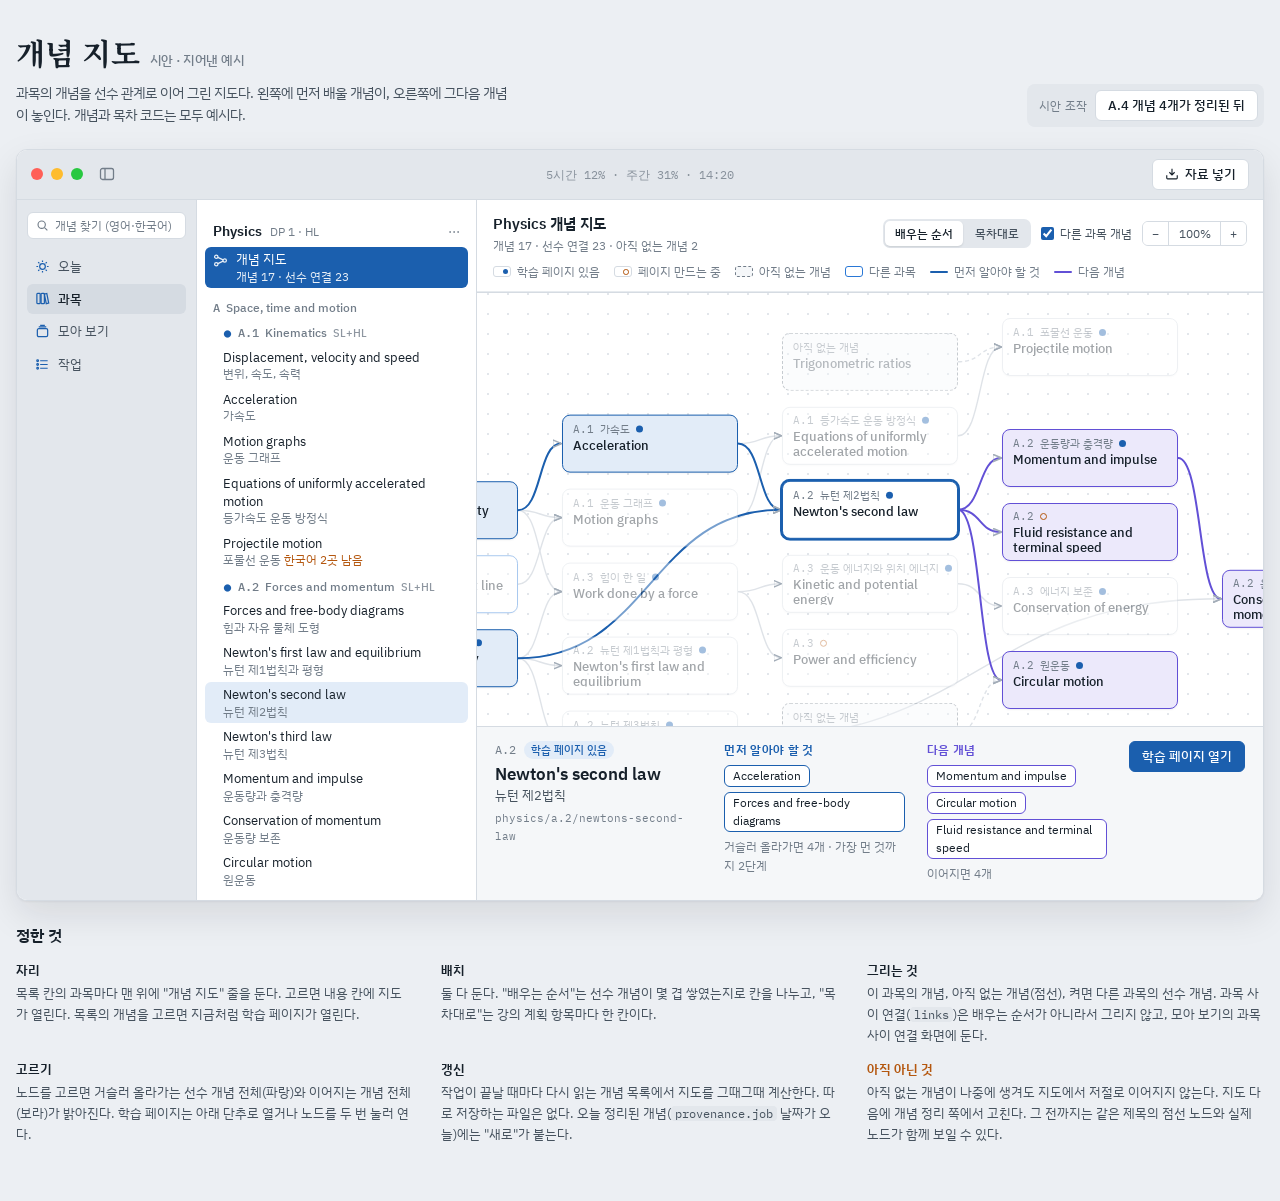
<file: docs/prototype/concept-map.html>
<!doctype html>
<html lang="ko">
<head>
<meta charset="utf-8">
<meta name="viewport" content="width=device-width, initial-scale=1, viewport-fit=cover">
<style>[hidden]{display:none!important} body{margin:0} img{max-width:100%}</style>
<title>개념 지도 시안</title>
<meta name="claude:viewport-fit-sides" content="cover">
<link rel="preconnect" href="https://fonts.googleapis.com">
<link rel="preconnect" href="https://fonts.gstatic.com" crossorigin>
<link rel="stylesheet" href="https://fonts.googleapis.com/css2?family=IBM+Plex+Mono:wght@400;500&family=IBM+Plex+Sans+KR:wght@400;500;600;700&family=Noto+Serif+KR:wght@700&display=swap">
<style>
/* 구성: 시안 머리 · Mac 창(사이드바 · 목록 · 내용 칸의 개념 지도와 고른 개념) · 정할 것. 기존 시안의 차가운 공책 종이와 잉크 파랑을 잇는다. */
:root {
  --bg: #eceff3; --paper: #ffffff; --paper-2: #f5f7f9; --chrome: #e3e7ec;
  --ink: #16202a; --ink-2: #46525e; --ink-3: #727d89; --line: #d5dbe2; --line-2: #e7ebef;
  --accent: #1b5fae; --accent-soft: #e2ecf8; --accent-ink: #ffffff;
  --after: #6250d6; --after-soft: #ecE9fb;
  --warn: #b4570f; --warn-soft: #fbeee2;
  --subj-math: #2a78d6;
  --edge: #a3adb8; --edge-dim: #dfe3e8; --grid: #e2e6eb;
  --tl-r: #ff5f57; --tl-y: #febc2e; --tl-g: #28c840;
  --shadow: 0 1px 2px rgba(16, 24, 32, .05), 0 14px 36px rgba(16, 24, 32, .10);
  --node-shadow: 0 1px 2px rgba(16, 24, 32, .06);
  --f-display: "Noto Serif KR", "AppleMyungjo", serif;
  --f-body: "IBM Plex Sans KR", "Apple SD Gothic Neo", system-ui, sans-serif;
  --f-mono: "IBM Plex Mono", ui-monospace, "SF Mono", Menlo, monospace;
}
@media (prefers-color-scheme: dark) {
  :root:not([data-theme="light"]) {
    --bg: #0e1318; --paper: #151c23; --paper-2: #1a222a; --chrome: #1c242c;
    --ink: #e5eaef; --ink-2: #a8b2bc; --ink-3: #7c8792; --line: #2a343e; --line-2: #212a33;
    --accent: #6ea8ec; --accent-soft: #1b2c41; --accent-ink: #0e1318;
    --after: #9d93ee; --after-soft: #26213f;
    --warn: #e3914f; --warn-soft: #36251a;
    --subj-math: #5a9be8;
    --edge: #4f5b67; --edge-dim: #252e37; --grid: #1d252d;
    --shadow: 0 1px 2px rgba(0, 0, 0, .3), 0 14px 36px rgba(0, 0, 0, .35);
    --node-shadow: 0 1px 2px rgba(0, 0, 0, .3);
    color-scheme: dark;
  }
}
:root[data-theme="dark"] {
  --bg: #0e1318; --paper: #151c23; --paper-2: #1a222a; --chrome: #1c242c;
  --ink: #e5eaef; --ink-2: #a8b2bc; --ink-3: #7c8792; --line: #2a343e; --line-2: #212a33;
  --accent: #6ea8ec; --accent-soft: #1b2c41; --accent-ink: #0e1318;
  --after: #9d93ee; --after-soft: #26213f;
  --warn: #e3914f; --warn-soft: #36251a;
  --subj-math: #5a9be8;
  --edge: #4f5b67; --edge-dim: #252e37; --grid: #1d252d;
  --shadow: 0 1px 2px rgba(0, 0, 0, .3), 0 14px 36px rgba(0, 0, 0, .35);
  --node-shadow: 0 1px 2px rgba(0, 0, 0, .3);
  color-scheme: dark;
}

* { box-sizing: border-box; }
body {
  background: var(--bg); color: var(--ink); font-family: var(--f-body); font-size: 14px; line-height: 1.6;
  padding-left: max(16px, env(safe-area-inset-left, 0px)); padding-right: max(16px, env(safe-area-inset-right, 0px));
  padding-block: 28px 56px;
}
.page { max-width: 1320px; margin: 0 auto; display: flex; flex-direction: column; gap: 22px; }
h1, h2, h3, h4 { text-wrap: balance; margin: 0; }
p { margin: 0; }
button, input { font: inherit; color: inherit; }
button { cursor: pointer; }
:focus-visible { outline: 2px solid var(--accent); outline-offset: 2px; }
.mono { font-family: var(--f-mono); font-variant-numeric: tabular-nums; }

/* 머리 */
.masthead { display: flex; flex-wrap: wrap; align-items: flex-end; justify-content: space-between; gap: 16px 32px; }
.masthead h1 { font-family: var(--f-display); font-size: 30px; font-weight: 700; letter-spacing: -.01em; display: flex; align-items: baseline; gap: 10px; flex-wrap: wrap; }
.masthead h1 small { font-family: var(--f-body); font-size: 13px; font-weight: 500; color: var(--ink-3); }
.masthead .lede { color: var(--ink-2); max-width: 62ch; margin-top: 6px; }
.demo { display: flex; align-items: center; gap: 8px; flex-wrap: wrap; background: var(--chrome); border-radius: 8px; padding: 6px 6px 6px 12px; }
.demo-label { font-size: 12px; color: var(--ink-3); letter-spacing: .02em; }

.btn { border: 1px solid var(--line); background: var(--paper); color: var(--ink); border-radius: 6px; padding: 4px 12px; font-size: 13px; font-weight: 500; display: inline-flex; align-items: center; gap: 6px; white-space: nowrap; }
.btn:hover { border-color: var(--ink-3); }
.btn:disabled { opacity: .55; cursor: default; }
.btn.primary { background: var(--accent); border-color: var(--accent); color: var(--accent-ink); }
.btn svg { width: 14px; height: 14px; flex: none; }

/* 창 */
.win { background: var(--paper); border: 1px solid var(--line); border-radius: 11px; box-shadow: var(--shadow); overflow: hidden; }
.titlebar { display: grid; grid-template-columns: 1fr auto 1fr; align-items: center; gap: 14px; padding: 9px 14px; background: var(--chrome); border-bottom: 1px solid var(--line); min-height: 46px; }
.tb-left { display: flex; align-items: center; gap: 16px; }
.tb-right { display: flex; justify-content: flex-end; }
.lights { display: flex; gap: 8px; flex: none; }
.lights i { width: 12px; height: 12px; border-radius: 50%; display: block; }
.lights i:nth-child(1) { background: var(--tl-r); } .lights i:nth-child(2) { background: var(--tl-y); } .lights i:nth-child(3) { background: var(--tl-g); }
.tb-icon { width: 16px; height: 16px; color: var(--ink-3); }
.activity { display: flex; align-items: center; gap: 10px; font-size: 12px; color: var(--ink-2); white-space: nowrap; min-width: 0; }
.activity .idle { color: var(--ink-3); opacity: .8; }
.activity .job { font-weight: 600; color: var(--ink); }
.bars { display: inline-flex; gap: 3px; }
.bars i { width: 16px; height: 4px; border-radius: 2px; background: var(--accent); display: block; }
.bars i.now { animation: blink 1s ease-in-out infinite; }
.bars i.later { background: var(--line); }
@keyframes blink { 50% { opacity: .3; } }

.panes { display: grid; grid-template-columns: 180px 280px minmax(0, 1fr); height: 700px; }
.sidebar { background: var(--chrome); border-right: 1px solid var(--line); padding: 12px 10px; display: flex; flex-direction: column; gap: 2px; overflow: auto; }
.sb-search { display: flex; align-items: center; gap: 6px; background: var(--paper); border: 1px solid var(--line); border-radius: 6px; padding: 3px 8px; color: var(--ink-3); font-size: 12px; margin-bottom: 10px; white-space: nowrap; overflow: hidden; }
.sb-search svg { width: 13px; height: 13px; flex: none; }
.sb-item { display: flex; align-items: center; gap: 8px; padding: 5px 8px; border-radius: 6px; color: var(--ink-2); font-size: 13px; }
.sb-item svg { width: 15px; height: 15px; flex: none; color: var(--accent); }
.sb-item.is-selected { background: var(--line); color: var(--ink); font-weight: 500; }

/* 목록 칸 */
.list { border-right: 1px solid var(--line); overflow: auto; padding: 10px 8px 24px; display: flex; flex-direction: column; gap: 1px; }
.subj-head { display: flex; align-items: baseline; gap: 8px; padding: 10px 8px 4px; }
.subj-head .sname { font-weight: 600; font-size: 14px; }
.subj-head .smeta { font-size: 12px; color: var(--ink-3); }
.subj-head .ell { margin-left: auto; color: var(--ink-3); font-size: 13px; }
.row { display: flex; align-items: flex-start; gap: 8px; width: 100%; text-align: left; border: 0; background: transparent; border-radius: 6px; padding: 4px 8px; color: var(--ink); }
.row:hover { background: var(--paper-2); }
.row .rt { display: flex; flex-direction: column; min-width: 0; line-height: 1.35; font-size: 13px; }
.row small { font-size: 11.5px; color: var(--ink-3); }
.row em { font-style: normal; color: var(--warn); }
.row svg { width: 15px; height: 15px; flex: none; margin-top: 2px; color: var(--accent); }
.row.map-row.is-selected { background: var(--accent); color: var(--accent-ink); }
.row.map-row.is-selected svg, .row.map-row.is-selected small { color: var(--accent-ink); opacity: .9; }
.row.concept { padding-left: 18px; }
.row.concept.is-focus { background: var(--accent-soft); }
.row.concept.is-new .rt > span::after { content: "새로"; margin-left: 6px; font-size: 10px; font-weight: 600; padding: 0 5px; border-radius: 999px; background: var(--accent); color: var(--accent-ink); vertical-align: 1px; }
.item { display: flex; align-items: baseline; gap: 6px; padding: 5px 8px 1px; font-size: 11.5px; color: var(--ink-3); font-weight: 500; }
.item.d0 { padding-top: 10px; }
.item.d1 { padding-left: 18px; }
.item .dot { font-size: 9px; }
.item .dot.on { color: var(--accent); }
.item .code { font-family: var(--f-mono); }
.item .lv { font-size: 10.5px; opacity: .8; }
.disc { padding: 6px 8px; font-size: 12px; color: var(--ink-3); }

/* 내용 칸 */
.content { display: flex; flex-direction: column; min-width: 0; min-height: 0; position: relative; }
.mapbar { display: flex; flex-direction: column; gap: 8px; padding: 12px 16px 10px; border-bottom: 1px solid var(--line-2); }
.mapbar-top { display: flex; flex-wrap: wrap; align-items: center; justify-content: space-between; gap: 8px 16px; }
.mapbar h2 { font-size: 15px; font-weight: 600; }
.mapbar .sum { font-size: 12px; color: var(--ink-3); font-variant-numeric: tabular-nums; }
.controls { display: flex; flex-wrap: wrap; align-items: center; gap: 10px; }
.seg { display: inline-flex; background: var(--chrome); border-radius: 7px; padding: 2px; gap: 2px; }
.seg button { border: 0; background: transparent; padding: 3px 10px; border-radius: 5px; font-size: 12px; color: var(--ink-2); font-weight: 500; }
.seg button[aria-pressed="true"] { background: var(--paper); color: var(--ink); box-shadow: 0 1px 2px rgba(16, 24, 32, .12); }
.switch { display: inline-flex; align-items: center; gap: 6px; font-size: 12px; color: var(--ink-2); cursor: pointer; }
.switch input { accent-color: var(--accent); margin: 0; }
.zoom { display: inline-flex; border: 1px solid var(--line); border-radius: 6px; overflow: hidden; }
.zoom button { border: 0; background: var(--paper); padding: 2px 9px; font-size: 12px; color: var(--ink-2); font-variant-numeric: tabular-nums; }
.zoom button + button { border-left: 1px solid var(--line); }
.zoom #z-fit { min-width: 52px; }
.legend { display: flex; flex-wrap: wrap; gap: 4px 14px; font-size: 11.5px; color: var(--ink-3); }
.legend span { display: inline-flex; align-items: center; gap: 6px; }
.sw { width: 18px; height: 11px; border-radius: 3px; border: 1px solid var(--line); background: var(--paper); position: relative; display: inline-block; }
.sw.page::after, .sw.pending::after { content: ""; position: absolute; right: 2px; top: 2px; width: 5px; height: 5px; border-radius: 50%; background: var(--accent); }
.sw.pending::after { background: transparent; border: 1.2px solid var(--warn); width: 3.6px; height: 3.6px; }
.sw.missing { border-style: dashed; border-color: var(--ink-3); background: var(--paper-2); }
.sw.other { border-color: var(--subj-math); }
.ln { width: 18px; height: 2px; border-radius: 1px; display: inline-block; }
.ln.anc { background: var(--accent); }
.ln.desc { background: var(--after); }

.canvas { flex: 1; min-height: 0; overflow: auto; position: relative; cursor: grab;
  background-color: var(--paper); background-image: radial-gradient(var(--grid) 1px, transparent 1.2px); background-size: 20px 20px; background-attachment: local; }
.canvas.dragging { cursor: grabbing; user-select: none; }
.sizer { position: relative; }
.stage { position: absolute; left: 0; top: 0; transform-origin: 0 0; }
.edges { position: absolute; left: 0; top: 0; overflow: visible; pointer-events: none; }
.edges path { fill: none; stroke: var(--edge); stroke-width: 1.4; }
.edges path.miss { stroke-dasharray: 4 3; }
.edges path.anc { stroke: var(--accent); stroke-width: 2; }
.edges path.desc { stroke: var(--after); stroke-width: 2; }
.edges path.dim { stroke: var(--edge-dim); }
.mk-n { fill: var(--edge); } .mk-anc { fill: var(--accent); } .mk-desc { fill: var(--after); } .mk-dim { fill: var(--edge-dim); }
.labels { position: absolute; inset: 0; pointer-events: none; }
.lab { position: absolute; font-size: 11.5px; color: var(--ink-3); white-space: nowrap; letter-spacing: .02em; }
.lab.end { text-align: right; }
.lab.col { white-space: normal; line-height: 1.3; font-weight: 500; }
.lab.col b { font-family: var(--f-mono); font-weight: 500; color: var(--ink-2); }
.axis { position: absolute; height: 1px; background: var(--line); }
.axis::after { content: ""; position: absolute; right: -1px; top: -4px; border: 4.5px solid transparent; border-left: 7px solid var(--line); border-right: 0; }

.node { position: absolute; left: 0; top: 0; width: 176px; height: 58px; padding: 6px 10px 7px; border-radius: 8px; border: 1px solid var(--line);
  background: var(--paper); box-shadow: var(--node-shadow); text-align: left; display: flex; flex-direction: column; gap: 2px; color: var(--ink);
  transition: opacity .2s, border-color .2s, background-color .2s, box-shadow .2s; will-change: transform; cursor: pointer; }
.node:hover { border-color: var(--ink-3); }
.node .meta { display: flex; align-items: center; gap: 6px; font-size: 10.5px; line-height: 14px; color: var(--ink-3); white-space: nowrap; overflow: hidden; }
.node .code { font-family: var(--f-mono); flex: none; }
.node .subj { font-weight: 600; color: var(--subj-math); flex: none; }
.node .ko { overflow: hidden; text-overflow: ellipsis; min-width: 0; }
.node .st { margin-left: auto; width: 7px; height: 7px; border-radius: 50%; flex: none; background: var(--accent); }
.node.pending .st { background: transparent; border: 1.5px solid var(--warn); }
.node .t { font-size: 12.5px; font-weight: 500; line-height: 1.25; display: -webkit-box; -webkit-line-clamp: 2; -webkit-box-orient: vertical; overflow: hidden; }
.node.missing { border-style: dashed; border-color: var(--ink-3); background: var(--paper-2); box-shadow: none; }
.node.missing .t { color: var(--ink-2); }
.node.other { border-color: var(--subj-math); }
.node.anc { border-color: var(--accent); background: var(--accent-soft); }
.node.desc { border-color: var(--after); background: var(--after-soft); }
.node.sel { border-color: var(--accent); box-shadow: 0 0 0 2px var(--accent); }
.node.dim { opacity: .4; }
.node .new { position: absolute; top: -8px; right: 8px; font-size: 10px; line-height: 16px; padding: 0 6px; border-radius: 999px; background: var(--accent); color: var(--accent-ink); font-weight: 600; }

/* 고른 개념 */
.detail { border-top: 1px solid var(--line); background: var(--paper-2); padding: 14px 18px 16px; display: grid; grid-template-columns: minmax(0, 1.15fr) minmax(0, 1fr) minmax(0, 1fr) auto; gap: 14px 22px; align-items: start; min-height: 132px; }
.d-meta { display: flex; align-items: center; gap: 8px; flex-wrap: wrap; font-size: 11.5px; color: var(--ink-3); }
.d-meta .code { font-family: var(--f-mono); }
.pill { font-size: 11px; line-height: 18px; padding: 0 7px; border-radius: 999px; font-weight: 500; background: var(--accent-soft); color: var(--accent); }
.pill.pending { background: var(--warn-soft); color: var(--warn); }
.pill.missing { background: transparent; border: 1px dashed var(--ink-3); color: var(--ink-2); line-height: 16px; }
.pill.other { background: transparent; border: 1px solid var(--subj-math); color: var(--subj-math); line-height: 16px; }
.pill.new { background: var(--accent); color: var(--accent-ink); }
.d-head h3 { font-size: 17px; font-weight: 600; line-height: 1.3; margin-top: 4px; }
.d-ko { font-size: 13px; color: var(--ink-2); }
.d-id { font-size: 11px; color: var(--ink-3); margin-top: 4px; overflow-wrap: anywhere; }
.d-col h4 { font-size: 11.5px; font-weight: 600; letter-spacing: .03em; margin-bottom: 6px; display: flex; align-items: center; gap: 6px; }
.d-col.anc h4 { color: var(--accent); }
.d-col.desc h4 { color: var(--after); }
.chips { display: flex; flex-wrap: wrap; gap: 5px; }
.chip { border: 1px solid var(--line); background: var(--paper); border-radius: 6px; padding: 1px 8px; font-size: 12px; line-height: 1.5; text-align: left; max-width: 100%; }
.d-col.anc .chip { border-color: var(--accent); }
.d-col.desc .chip { border-color: var(--after); }
.chip.missing { border-style: dashed; color: var(--ink-2); }
.d-sub { font-size: 11.5px; color: var(--ink-3); margin-top: 6px; font-variant-numeric: tabular-nums; }
.d-act { display: flex; flex-direction: column; align-items: flex-end; gap: 6px; }
.d-empty { grid-column: 1 / -1; color: var(--ink-2); font-size: 13px; display: flex; flex-direction: column; gap: 4px; }
.d-empty .d-hint { font-size: 12px; color: var(--ink-3); }

.toast { position: absolute; left: 50%; bottom: 150px; transform: translateX(-50%); background: var(--ink); color: var(--paper); font-size: 12.5px; padding: 7px 14px; border-radius: 8px; box-shadow: var(--shadow); max-width: min(520px, calc(100% - 32px)); text-align: center; z-index: 5; }

/* 정할 것 */
.notes { display: flex; flex-direction: column; gap: 12px; }
.notes h2 { font-size: 16px; font-weight: 600; }
.notes dl { margin: 0; display: grid; grid-template-columns: repeat(3, minmax(0, 1fr)); gap: 14px 28px; }
.notes dt { font-weight: 600; font-size: 13px; }
.notes dd { margin: 2px 0 0; color: var(--ink-2); font-size: 13px; max-width: 62ch; }
.notes code { font-family: var(--f-mono); font-size: 12px; background: var(--chrome); padding: 0 4px; border-radius: 4px; }
.notes .later dt { color: var(--warn); }

@media (max-width: 1080px) {
  .panes { grid-template-columns: 260px minmax(0, 1fr); }
  .sidebar { display: none; }
  .notes dl { grid-template-columns: repeat(2, minmax(0, 1fr)); }
}
@media (max-width: 760px) {
  .panes { grid-template-columns: minmax(0, 1fr); height: auto; }
  .list { display: none; }
  .canvas { flex: none; height: 440px; }
  .titlebar { grid-template-columns: auto 1fr; }
  .tb-right { display: none; }
  .activity { justify-content: flex-end; overflow: hidden; }
  .detail { grid-template-columns: minmax(0, 1fr); }
  .d-act { align-items: flex-start; }
  .toast { bottom: 24px; }
  .notes dl { grid-template-columns: minmax(0, 1fr); }
}
@media (prefers-reduced-motion: reduce) {
  .bars i.now { animation: none; }
  .node { transition: none; }
}
</style>
</head>
<body>
<div class="page">
  <header class="masthead">
    <div>
      <h1>개념 지도 <small>시안 · 지어낸 예시</small></h1>
      <p class="lede">과목의 개념을 선수 관계로 이어 그린 지도다. 왼쪽에 먼저 배울 개념이, 오른쪽에 그다음 개념이 놓인다. 개념과 목차 코드는 모두 예시다.</p>
    </div>
    <div class="demo" role="group" aria-label="시안 조작">
      <span class="demo-label">시안 조작</span>
      <button type="button" class="btn" id="demo-add">A.4 개념 4개가 정리된 뒤</button>
      <button type="button" class="btn" id="demo-reset" hidden>처음 상태로</button>
    </div>
  </header>

  <div class="win">
    <div class="titlebar">
      <div class="tb-left">
        <div class="lights" aria-hidden="true"><i></i><i></i><i></i></div>
        <svg class="tb-icon" viewBox="0 0 16 16" fill="none" stroke="currentColor" stroke-width="1.3" aria-hidden="true"><rect x="1.5" y="2.5" width="13" height="11" rx="2"></rect><path d="M6 2.5v11"></path></svg>
      </div>
      <div class="activity" id="activity" aria-live="polite"></div>
      <div class="tb-right">
        <button type="button" class="btn" id="intake"><svg viewBox="0 0 16 16" fill="none" stroke="currentColor" stroke-width="1.3" aria-hidden="true"><path d="M8 2v7M5 6l3 3 3-3"></path><path d="M2 9.5v3a1 1 0 0 0 1 1h10a1 1 0 0 0 1-1v-3"></path></svg>자료 넣기</button>
      </div>
    </div>
    <div class="panes">
      <nav class="sidebar" aria-label="사이드바">
        <div class="sb-search"><svg viewBox="0 0 16 16" fill="none" stroke="currentColor" stroke-width="1.4" aria-hidden="true"><circle cx="7" cy="7" r="4.5"></circle><path d="M10.5 10.5 14 14"></path></svg>개념 찾기 (영어·한국어)</div>
        <div class="sb-item"><svg viewBox="0 0 16 16" fill="none" stroke="currentColor" stroke-width="1.3" aria-hidden="true"><circle cx="8" cy="8" r="3"></circle><path d="M8 1.5v1.8M8 12.7v1.8M1.5 8h1.8M12.7 8h1.8M3.4 3.4l1.3 1.3M11.3 11.3l1.3 1.3M3.4 12.6l1.3-1.3M11.3 4.7l1.3-1.3"></path></svg>오늘</div>
        <div class="sb-item is-selected"><svg viewBox="0 0 16 16" fill="none" stroke="currentColor" stroke-width="1.3" aria-hidden="true"><rect x="2" y="2.5" width="3.5" height="11" rx=".8"></rect><rect x="6.5" y="2.5" width="3.5" height="11" rx=".8"></rect><path d="m11.2 3.4 2.6-.7 2 10.2-2.6.6z" transform="translate(-1.2 0)"></path></svg>과목</div>
        <div class="sb-item"><svg viewBox="0 0 16 16" fill="none" stroke="currentColor" stroke-width="1.3" aria-hidden="true"><rect x="2.5" y="5" width="11" height="8.5" rx="1.5"></rect><path d="M4 3h8M5.5 1.5h5"></path></svg>모아 보기</div>
        <div class="sb-item"><svg viewBox="0 0 16 16" fill="none" stroke="currentColor" stroke-width="1.3" aria-hidden="true"><path d="M5.5 4h8M5.5 8h8M5.5 12h8"></path><circle cx="2.8" cy="4" r=".9"></circle><circle cx="2.8" cy="8" r=".9"></circle><circle cx="2.8" cy="12" r=".9"></circle></svg>작업</div>
      </nav>

      <aside class="list" id="list" aria-label="과목 목록"></aside>

      <main class="content">
        <div class="mapbar">
          <div class="mapbar-top">
            <div>
              <h2>Physics 개념 지도</h2>
              <p class="sum" id="sum"></p>
            </div>
            <div class="controls">
              <div class="seg" role="group" aria-label="배치">
                <button type="button" id="lay-learn" aria-pressed="true">배우는 순서</button>
                <button type="button" id="lay-syl" aria-pressed="false">목차대로</button>
              </div>
              <label class="switch" for="show-others"><input type="checkbox" id="show-others" checked>다른 과목 개념</label>
              <div class="zoom" role="group" aria-label="크기">
                <button type="button" id="z-out" aria-label="작게">−</button>
                <button type="button" id="z-fit" title="한눈에 보이게 맞춥니다">100%</button>
                <button type="button" id="z-in" aria-label="크게">+</button>
              </div>
            </div>
          </div>
          <div class="legend" aria-label="범례">
            <span><i class="sw page"></i>학습 페이지 있음</span>
            <span><i class="sw pending"></i>페이지 만드는 중</span>
            <span><i class="sw missing"></i>아직 없는 개념</span>
            <span><i class="sw other"></i>다른 과목</span>
            <span><i class="ln anc"></i>먼저 알아야 할 것</span>
            <span><i class="ln desc"></i>다음 개념</span>
          </div>
        </div>
        <div class="canvas" id="canvas" tabindex="-1">
          <div class="sizer" id="sizer">
            <div class="stage" id="stage">
              <div class="labels" id="labels"></div>
              <svg class="edges" id="edges" aria-hidden="true">
                <defs>
                  <marker id="mk-n" viewBox="0 0 8 8" refX="7.5" refY="4" markerWidth="8" markerHeight="8" markerUnits="userSpaceOnUse" orient="auto"><path class="mk-n" d="M0,.6 L8,4 L0,7.4 z"></path></marker>
                  <marker id="mk-anc" viewBox="0 0 8 8" refX="7.5" refY="4" markerWidth="9" markerHeight="9" markerUnits="userSpaceOnUse" orient="auto"><path class="mk-anc" d="M0,.6 L8,4 L0,7.4 z"></path></marker>
                  <marker id="mk-desc" viewBox="0 0 8 8" refX="7.5" refY="4" markerWidth="9" markerHeight="9" markerUnits="userSpaceOnUse" orient="auto"><path class="mk-desc" d="M0,.6 L8,4 L0,7.4 z"></path></marker>
                  <marker id="mk-dim" viewBox="0 0 8 8" refX="7.5" refY="4" markerWidth="8" markerHeight="8" markerUnits="userSpaceOnUse" orient="auto"><path class="mk-dim" d="M0,.6 L8,4 L0,7.4 z"></path></marker>
                </defs>
                <g id="edges-g"></g>
              </svg>
              <div id="nodes"></div>
            </div>
          </div>
        </div>
        <section class="detail" id="detail" aria-live="polite" aria-label="고른 개념"></section>
        <div class="toast" id="toast" role="status" hidden></div>
      </main>
    </div>
  </div>

  <section class="notes">
    <h2>정한 것</h2>
    <dl>
      <div><dt>자리</dt><dd>목록 칸의 과목마다 맨 위에 "개념 지도" 줄을 둔다. 고르면 내용 칸에 지도가 열린다. 목록의 개념을 고르면 지금처럼 학습 페이지가 열린다.</dd></div>
      <div><dt>배치</dt><dd>둘 다 둔다. "배우는 순서"는 선수 개념이 몇 겹 쌓였는지로 칸을 나누고, "목차대로"는 강의 계획 항목마다 한 칸이다.</dd></div>
      <div><dt>그리는 것</dt><dd>이 과목의 개념, 아직 없는 개념(점선), 켜면 다른 과목의 선수 개념. 과목 사이 연결(<code>links</code>)은 배우는 순서가 아니라서 그리지 않고, 모아 보기의 과목 사이 연결 화면에 둔다.</dd></div>
      <div><dt>고르기</dt><dd>노드를 고르면 거슬러 올라가는 선수 개념 전체(파랑)와 이어지는 개념 전체(보라)가 밝아진다. 학습 페이지는 아래 단추로 열거나 노드를 두 번 눌러 연다.</dd></div>
      <div><dt>갱신</dt><dd>작업이 끝날 때마다 다시 읽는 개념 목록에서 지도를 그때그때 계산한다. 따로 저장하는 파일은 없다. 오늘 정리된 개념(<code>provenance.job</code> 날짜가 오늘)에는 "새로"가 붙는다.</dd></div>
      <div class="later"><dt>아직 아닌 것</dt><dd>아직 없는 개념이 나중에 생겨도 지도에서 저절로 이어지지 않는다. 지도 다음에 개념 정리 쪽에서 고친다. 그 전까지는 같은 제목의 점선 노드와 실제 노드가 함께 보일 수 있다.</dd></div>
    </dl>
  </section>
</div>

<script>
'use strict';
// 노드 크기와 칸 간격 (px)
const W = 176, H = 58, ROWG = 74, PADX = 24, TOP = 54, PADB = 28;
const COLW = { learn: 220, syl: 250 };

// 예시 개념 (concept.yaml 의 id, item, title, prerequisites 와 같은 모양). 한국어 이름은 학습 페이지가 있을 때만 있다.
const p = s => 'physics/' + s;
const DISP = p('a.1/displacement-velocity-and-speed'), ACC = p('a.1/acceleration'), GRAPHS = p('a.1/motion-graphs'),
  SUVAT = p('a.1/uniformly-accelerated-motion'), PROJ = p('a.1/projectile-motion');
const FBD = p('a.2/forces-and-free-body-diagrams'), N1 = p('a.2/newtons-first-law'), N2 = p('a.2/newtons-second-law'),
  N3 = p('a.2/newtons-third-law'), MOM = p('a.2/momentum-and-impulse'), CMOM = p('a.2/conservation-of-momentum'),
  CIRC = p('a.2/circular-motion'), FLUID = p('a.2/fluid-resistance-and-terminal-speed');
const WORK = p('a.3/work-done-by-a-force'), KEPE = p('a.3/kinetic-and-potential-energy'), CEN = p('a.3/conservation-of-energy'),
  POWER = p('a.3/power-and-efficiency');
const TORQUE = p('a.4/torque'), REQ = p('a.4/rotational-equilibrium'), MOI = p('a.4/moment-of-inertia'), ANG = p('a.4/angular-momentum');
const GRAD = 'math-aa/sl-2.1/gradient-of-a-straight-line', VEC = 'math-aa/ahl-3.10/vectors-and-components';

const c = (id, item, title, ko, pre, extra = {}) => ({ id, item, title, ko, pre, page: true, ...extra });
const BASE = [
  c(DISP, 'A.1', 'Displacement, velocity and speed', '변위, 속도, 속력', []),
  c(ACC, 'A.1', 'Acceleration', '가속도', [DISP]),
  c(GRAPHS, 'A.1', 'Motion graphs', '운동 그래프', [DISP, GRAD]),
  c(SUVAT, 'A.1', 'Equations of uniformly accelerated motion', '등가속도 운동 방정식', [ACC, GRAPHS]),
  c(PROJ, 'A.1', 'Projectile motion', '포물선 운동', [SUVAT, 'missing:Trigonometric ratios'], { note: '한국어 2곳 남음' }),
  c(FBD, 'A.2', 'Forces and free-body diagrams', '힘과 자유 물체 도형', [VEC]),
  c(N1, 'A.2', "Newton's first law and equilibrium", '뉴턴 제1법칙과 평형', [FBD]),
  c(N2, 'A.2', "Newton's second law", '뉴턴 제2법칙', [ACC, FBD]),
  c(N3, 'A.2', "Newton's third law", '뉴턴 제3법칙', [FBD]),
  c(MOM, 'A.2', 'Momentum and impulse', '운동량과 충격량', [N2]),
  c(CMOM, 'A.2', 'Conservation of momentum', '운동량 보존', [MOM, N3]),
  c(CIRC, 'A.2', 'Circular motion', '원운동', [N2, 'missing:Radian measure']),
  c(FLUID, 'A.2', 'Fluid resistance and terminal speed', null, [N2], { page: false }),
  c(WORK, 'A.3', 'Work done by a force', '힘이 한 일', [FBD, DISP]),
  c(KEPE, 'A.3', 'Kinetic and potential energy', '운동 에너지와 위치 에너지', [WORK]),
  c(CEN, 'A.3', 'Conservation of energy', '에너지 보존', [KEPE]),
  c(POWER, 'A.3', 'Power and efficiency', null, [WORK], { page: false }),
];
// "A.4 개념 4개가 정리된 뒤"에 더해지는 개념. 개념 정리가 막 끝나 학습 페이지는 아직이다.
const ADDED = [
  c(TORQUE, 'A.4', 'Torque', null, [N1], { page: false }),
  c(REQ, 'A.4', 'Rotational equilibrium', null, [TORQUE], { page: false }),
  c(MOI, 'A.4', 'Moment of inertia', null, [TORQUE, KEPE], { page: false }),
  c(ANG, 'A.4', 'Angular momentum', null, [MOI, CMOM], { page: false }),
];
const OTHERS = [
  { id: GRAD, subject: 'Math AA', item: 'SL 2.1', title: 'Gradient of a straight line', ko: '직선의 기울기', page: true },
  { id: VEC, subject: 'Math AA', item: 'AHL 3.10', title: 'Vectors and components', ko: '벡터와 성분', page: true },
];
const SYLLABUS = [
  { code: 'A', title: 'Space, time and motion', depth: 0 },
  { code: 'A.1', title: 'Kinematics', level: 'SL+HL', depth: 1 },
  { code: 'A.2', title: 'Forces and momentum', level: 'SL+HL', depth: 1 },
  { code: 'A.3', title: 'Work, energy and power', level: 'SL+HL', depth: 1 },
  { code: 'A.4', title: 'Rigid body mechanics', level: 'HL', depth: 1 },
  { code: 'A.5', title: 'Galilean and special relativity', level: 'HL', depth: 1 },
  { code: 'B', title: 'The particulate nature of matter', depth: 0 },
  { code: 'B.1', title: 'Thermal energy transfers', level: 'SL+HL', depth: 1 },
  { code: 'B.2', title: 'Greenhouse effect', level: 'SL+HL', depth: 1 },
];

const state = { added: false, others: true, layout: 'learn', sel: N2, zoom: 1 };

// 그래프: 개념의 prerequisites 가 간선이고, 다음 개념은 거꾸로 찾는다
function build() {
  const list = state.added ? BASE.concat(ADDED) : BASE;
  const nodes = new Map();
  list.forEach((x, i) => nodes.set(x.id, { ...x, kind: 'concept', order: i, isNew: state.added && ADDED.includes(x) }));
  const edges = [];
  let hidden = 0;
  for (const x of list) for (const ref of x.pre) {
    if (!nodes.has(ref)) {
      const o = OTHERS.find(y => y.id === ref);
      if (o) {
        if (!state.others) { hidden++; continue; }
        nodes.set(ref, { ...o, kind: 'other', order: 100 + nodes.size });
      } else {
        nodes.set(ref, { id: ref, kind: 'missing', title: ref.startsWith('missing:') ? ref.slice(8) : ref, order: 100 + nodes.size });
      }
    }
    edges.push({ from: ref, to: x.id, miss: nodes.get(ref).kind === 'missing' });
  }
  const preds = new Map(), succs = new Map();
  for (const id of nodes.keys()) { preds.set(id, []); succs.set(id, []); }
  for (const e of edges) { preds.get(e.to).push(e.from); succs.get(e.from).push(e.to); }
  return { nodes, edges, preds, succs, hidden, list };
}

const avg = a => a.reduce((s, v) => s + v, 0) / a.length;

// 칸 나누기: 이 과목 개념은 선수 개념이 몇 겹인지로, 다른 과목·아직 없는 개념은 가장 이른 다음 개념 바로 앞에
function layers(g) {
  const L = new Map(), seen = new Set();
  const isC = id => g.nodes.get(id).kind === 'concept';
  const depth = id => {
    if (L.has(id)) return L.get(id);
    if (seen.has(id)) return 0; // 순환은 끊는다
    seen.add(id);
    const ps = g.preds.get(id).filter(isC);
    const v = ps.length ? Math.max(...ps.map(depth)) + 1 : 0;
    L.set(id, v);
    return v;
  };
  for (const [id, n] of g.nodes) if (n.kind === 'concept') depth(id);
  for (const [id, n] of g.nodes) {
    if (n.kind !== 'concept' || g.preds.get(id).some(isC)) continue;
    const ss = g.succs.get(id).map(s => L.get(s));
    if (ss.length) L.set(id, Math.max(L.get(id), Math.min(...ss) - 1));
  }
  for (const [id, n] of g.nodes) if (n.kind !== 'concept') L.set(id, Math.min(...g.succs.get(id).map(s => L.get(s))) - 1);
  const min = Math.min(...L.values());
  if (min < 0) for (const k of L.keys()) L.set(k, L.get(k) - min);
  return L;
}

// 한 칸 안에서 원하는 높이 차례로 놓되 겹치지 않게
function pack(items) {
  const out = [];
  items.forEach((it, k) => out.push(k ? Math.max(it.want, out[k - 1] + ROWG) : it.want));
  const shift = avg(items.map((it, k) => it.want - out[k]));
  return out.map(v => v + shift);
}

function layoutLearn(g) {
  const L = layers(g);
  const max = Math.max(...L.values());
  const cols = Array.from({ length: max + 1 }, () => []);
  for (const [id, n] of g.nodes) cols[L.get(id)].push(n);
  cols.forEach(col => col.sort((a, b) => a.order - b.order));
  let prev = null, y = null;
  for (let pass = 0; pass < 3; pass++) {
    y = new Map();
    for (const col of cols) {
      const items = col.map((n, i) => {
        const ps = g.preds.get(n.id).filter(q => y.has(q));
        let want;
        if (ps.length) want = avg(ps.map(q => y.get(q)));
        else if (prev) {
          const ss = g.succs.get(n.id).filter(s => prev.has(s));
          want = ss.length ? avg(ss.map(s => prev.get(s))) : prev.get(n.id);
        } else want = i * ROWG;
        return { n, want, i };
      });
      items.sort((a, b) => a.want - b.want || a.i - b.i);
      pack(items).forEach((v, k) => y.set(items[k].n.id, v));
    }
    prev = y;
  }
  const minY = Math.min(...y.values()), maxY = Math.max(...y.values());
  const pos = new Map();
  for (const id of g.nodes.keys()) pos.set(id, { x: PADX + L.get(id) * COLW.learn, y: TOP + y.get(id) - minY });
  return { kind: 'learn', pos, L, w: PADX * 2 + max * COLW.learn + W, h: TOP + (maxY - minY) + H + PADB };
}

function layoutSyllabus(g) {
  const L = layers(g);
  const byKey = new Map();
  const keyOf = n => n.kind === 'concept' ? (n.item || '목차 밖') : '__ext';
  for (const n of g.nodes.values()) {
    const k = keyOf(n);
    if (!byKey.has(k)) byKey.set(k, []);
    byKey.get(k).push(n);
  }
  const order = [];
  if (byKey.has('__ext')) order.push('__ext');
  for (const s of SYLLABUS) if (byKey.has(s.code)) order.push(s.code);
  if (byKey.has('목차 밖')) order.push('목차 밖');
  const pos = new Map();
  let rows = 0;
  order.forEach((k, ci) => {
    const col = byKey.get(k).sort((a, b) => L.get(a.id) - L.get(b.id) || a.order - b.order);
    col.forEach((n, i) => pos.set(n.id, { x: PADX + ci * COLW.syl, y: TOP + i * ROWG }));
    rows = Math.max(rows, col.length);
  });
  const labels = order.map((k, ci) => ({
    x: PADX + ci * COLW.syl,
    code: k === '__ext' || k === '목차 밖' ? '' : k,
    title: k === '__ext' ? '다른 과목 · 아직 없음' : k === '목차 밖' ? '목차 밖' : (SYLLABUS.find(s => s.code === k) || {}).title || '',
  }));
  return { kind: 'syl', pos, L, labels, w: PADX * 2 + (order.length - 1) * COLW.syl + W, h: TOP + (rows - 1) * ROWG + H + PADB };
}

// 선수 개념 → 개념. 같은 칸이면 오른쪽으로 돌아 들어간다
function edgePath(a, b) {
  const x1 = a.x + W, y1 = a.y + H / 2, x2 = b.x, y2 = b.y + H / 2;
  if (x2 > x1 + 8) {
    const dx = Math.max(24, (x2 - x1) / 2);
    return `M${x1},${y1} C${x1 + dx},${y1} ${x2 - dx},${y2} ${x2 - 1},${y2}`;
  }
  const tx = b.x + W, bulge = 22 + Math.min(16, Math.abs(y2 - y1) * 0.05);
  return `M${x1},${y1} C${x1 + bulge},${y1} ${tx + bulge},${y2} ${tx + 1},${y2}`;
}

function reach(start, next) {
  const out = new Set(), st = [...next.get(start)];
  while (st.length) {
    const id = st.pop();
    if (out.has(id)) continue;
    out.add(id);
    st.push(...next.get(id));
  }
  out.delete(start);
  return out;
}

// 가장 먼 선수 개념까지 몇 단계인지
function chainDepth(g, id, memo = new Map(), seen = new Set()) {
  if (memo.has(id)) return memo.get(id);
  if (seen.has(id)) return 0;
  seen.add(id);
  const ps = g.preds.get(id);
  const v = ps.length ? 1 + Math.max(...ps.map(q => chainDepth(g, q, memo, seen))) : 0;
  memo.set(id, v);
  return v;
}
</script>

<script>
'use strict';
const $ = s => document.querySelector(s);
const esc = s => String(s).replace(/[&<>"]/g, ch => ({ '&': '&amp;', '<': '&lt;', '>': '&gt;', '"': '&quot;' })[ch]);
const reduce = matchMedia('(prefers-reduced-motion: reduce)').matches;
const canvas = $('#canvas'), sizer = $('#sizer'), stage = $('#stage'), nodesEl = $('#nodes'), edgesSvg = $('#edges'), edgesG = $('#edges-g');

let G = null, layout = null, hl = { A: new Set(), D: new Set() };
const cur = new Map(), els = new Map();
let raf = 0;

function computeHL() {
  hl = state.sel ? { A: reach(state.sel, G.preds), D: reach(state.sel, G.succs) } : { A: new Set(), D: new Set() };
}

function nodeClass(n) {
  const k = ['node', n.kind];
  if (n.kind !== 'missing' && !n.page) k.push('pending');
  if (state.sel) {
    if (n.id === state.sel) k.push('sel');
    else if (hl.A.has(n.id)) k.push('anc');
    else if (hl.D.has(n.id)) k.push('desc');
    else k.push('dim');
  }
  return k.join(' ');
}

function nodeHTML(n) {
  let meta;
  if (n.kind === 'concept') meta = `<span class="code">${esc(n.item)}</span>${n.ko ? `<span class="ko">${esc(n.ko)}</span>` : ''}<span class="st" aria-hidden="true"></span>`;
  else if (n.kind === 'other') meta = `<span class="subj">${esc(n.subject)}</span><span class="ko">${esc(n.ko)}</span>`;
  else meta = `<span class="ko">아직 없는 개념</span>`;
  return `<span class="meta">${meta}</span><span class="t">${esc(n.title)}</span>${n.isNew ? '<span class="new">새로</span>' : ''}`;
}

function stateText(n) {
  if (n.kind === 'missing') return '아직 없는 개념';
  if (n.kind === 'other') return `${n.subject} 개념`;
  return n.page ? '학습 페이지 있음' : '페이지 만드는 중';
}

function syncNodes() {
  for (const [id, n] of G.nodes) {
    let el = els.get(id);
    if (!el) {
      el = document.createElement('button');
      el.type = 'button';
      el.dataset.id = id;
      nodesEl.appendChild(el);
      els.set(id, el);
      const p0 = layout.pos.get(id);
      el.style.transform = `translate(${p0.x}px, ${p0.y}px)`;
      if (!reduce && G.list.length && cur.size) el.animate([{ opacity: 0, translate: '0 6px' }, { opacity: 1, translate: '0 0' }], { duration: 380, delay: 220, easing: 'ease-out', fill: 'backwards' });
    }
    el.className = nodeClass(n);
    el.innerHTML = nodeHTML(n);
    el.setAttribute('aria-pressed', String(n.id === state.sel));
    el.setAttribute('aria-label', `${n.title}, ${stateText(n)}`);
  }
  for (const [id, el] of els) if (!G.nodes.has(id)) { el.remove(); els.delete(id); cur.delete(id); }
}

const RANK = { dim: 0, n: 1, desc: 2, anc: 3 };
function edgeClass(e) {
  if (!state.sel) return 'n';
  const inA = id => id === state.sel || hl.A.has(id), inD = id => id === state.sel || hl.D.has(id);
  if (inA(e.to) && hl.A.has(e.from)) return 'anc';
  if (hl.D.has(e.to) && inD(e.from)) return 'desc';
  return 'dim';
}

function paint() {
  for (const [id, el] of els) {
    const q = cur.get(id);
    if (q) el.style.transform = `translate(${q.x}px, ${q.y}px)`;
  }
  const parts = [];
  for (const e of G.edges) {
    const a = cur.get(e.from), b = cur.get(e.to);
    if (!a || !b) continue;
    parts.push({ c: edgeClass(e), miss: e.miss, d: edgePath(a, b) });
  }
  parts.sort((x, y) => RANK[x.c] - RANK[y.c]);
  edgesG.innerHTML = parts.map(q => `<path class="${q.c}${q.miss ? ' miss' : ''}" d="${q.d}" marker-end="url(#mk-${q.c})"></path>`).join('');
}

function animateTo(pos, animate) {
  cancelAnimationFrame(raf);
  const from = new Map();
  for (const [id, q] of cur) from.set(id, { ...q });
  const D = animate && !reduce ? 480 : 0, t0 = performance.now();
  const step = t => {
    const k = D ? Math.min(1, (t - t0) / D) : 1;
    const e = k < .5 ? 2 * k * k : 1 - Math.pow(-2 * k + 2, 2) / 2;
    for (const [id, q] of pos) {
      const a = from.get(id) || q;
      cur.set(id, { x: a.x + (q.x - a.x) * e, y: a.y + (q.y - a.y) * e });
    }
    for (const id of [...cur.keys()]) if (!pos.has(id)) cur.delete(id);
    paint();
    if (k < 1) raf = requestAnimationFrame(step);
  };
  if (D) raf = requestAnimationFrame(step); else step(t0);
}

function renderLabels() {
  const el = $('#labels');
  if (layout.kind === 'learn') {
    el.innerHTML = `<span class="lab" style="left:${PADX}px;top:4px">먼저 배울 것</span>`
      + `<span class="lab end" style="right:${PADX}px;top:4px">나중에 배울 것</span>`
      + `<div class="axis" style="left:${PADX}px;width:${layout.w - PADX * 2}px;top:28px"></div>`;
  } else {
    el.innerHTML = layout.labels.map(l => `<span class="lab col" style="left:${l.x}px;top:10px;width:${W}px">${l.code ? `<b>${esc(l.code)}</b> ` : ''}${esc(l.title)}</span>`).join('');
  }
}

function fitZoom() {
  return Math.max(0.5, Math.min(1, (canvas.clientWidth - 12) / layout.w, (canvas.clientHeight - 12) / layout.h));
}
function applyZoom(keepCenter) {
  const z = state.zoom ?? fitZoom();
  const old = parseFloat(stage.dataset.z || z);
  const cx = (canvas.scrollLeft + canvas.clientWidth / 2) / old, cy = (canvas.scrollTop + canvas.clientHeight / 2) / old;
  stage.dataset.z = z;
  stage.style.transform = `scale(${z})`;
  stage.style.width = layout.w + 'px';
  stage.style.height = layout.h + 'px';
  edgesSvg.setAttribute('width', layout.w);
  edgesSvg.setAttribute('height', layout.h);
  sizer.style.width = Math.ceil(layout.w * z) + 'px';
  sizer.style.height = Math.ceil(layout.h * z) + 'px';
  $('#z-fit').textContent = state.zoom == null ? '맞춤' : Math.round(z * 100) + '%';
  if (keepCenter) { canvas.scrollLeft = cx * z - canvas.clientWidth / 2; canvas.scrollTop = cy * z - canvas.clientHeight / 2; }
}

function scrollToNode(id, smooth) {
  const q = layout.pos.get(id);
  if (!q) return;
  const z = parseFloat(stage.dataset.z || 1);
  const left = (q.x + W / 2) * z - canvas.clientWidth / 2, top = (q.y + H / 2) * z - canvas.clientHeight / 2;
  canvas.scrollTo({ left, top, behavior: smooth && !reduce ? 'smooth' : 'auto' });
}

function renderList() {
  const cs = G.list;
  const links = G.edges.length + G.hidden;
  const row = x => {
    const sub = x.page ? `${esc(x.ko)}${x.note ? ` <em>${esc(x.note)}</em>` : ''}` : '<em>페이지 만드는 중</em>';
    const cls = ['row', 'concept'];
    if (state.sel === x.id) cls.push('is-focus');
    if (state.added && ADDED.includes(x)) cls.push('is-new');
    return `<button type="button" class="${cls.join(' ')}" data-go="${esc(x.id)}"><span class="rt"><span>${esc(x.title)}</span><small>${sub}</small></span></button>`;
  };
  const MAP = '<svg viewBox="0 0 16 16" fill="none" stroke="currentColor" stroke-width="1.3" aria-hidden="true"><circle cx="3.5" cy="4" r="1.8"></circle><circle cx="3.5" cy="12" r="1.8"></circle><circle cx="12.5" cy="8" r="1.8"></circle><path d="M5.2 4.7 10.8 7.3M5.2 11.3 10.8 8.7"></path></svg>';
  let h = `<div class="subj-head"><span class="sname">Physics</span><span class="smeta">DP 1 · HL</span><span class="ell" aria-hidden="true">···</span></div>`;
  h += `<button type="button" class="row map-row is-selected" aria-current="true">${MAP}<span class="rt"><span>개념 지도</span><small>개념 ${cs.length} · 선수 연결 ${links}</small></span></button>`;
  for (const s of SYLLABUS) {
    const inItem = cs.filter(x => x.item === s.code);
    const dot = s.depth ? `<span class="dot${inItem.length ? ' on' : ''}">${inItem.length ? '●' : '○'}</span>` : '';
    h += `<div class="item d${s.depth}">${dot}<span class="code">${esc(s.code)}</span><span>${esc(s.title)}</span>${s.level ? `<span class="lv">${s.level}</span>` : ''}</div>`;
    for (const x of inItem) h += row(x);
  }
  h += `<div class="disc">▸ 자료 ${state.added ? 5 : 4}개</div>`;
  h += `<div class="subj-head"><span class="sname">Math AA</span><span class="smeta">DP 1 · HL</span><span class="ell" aria-hidden="true">···</span></div>`;
  h += `<button type="button" class="row map-row" data-other-map>${MAP}<span class="rt"><span>개념 지도</span><small>개념 2 · 선수 연결 0</small></span></button>`;
  h += `<div class="item d1"><span class="dot on">●</span><span class="code">SL 2.1</span><span>Equations of straight lines</span></div>`;
  h += `<button type="button" class="row concept" data-go="${GRAD}"><span class="rt"><span>Gradient of a straight line</span><small>직선의 기울기</small></span></button>`;
  h += `<div class="item d1"><span class="dot on">●</span><span class="code">AHL 3.10</span><span>Vector concepts</span></div>`;
  h += `<button type="button" class="row concept" data-go="${VEC}"><span class="rt"><span>Vectors and components</span><small>벡터와 성분</small></span></button>`;
  $('#list').innerHTML = h;
}

function renderSum() {
  const missing = [...G.nodes.values()].filter(n => n.kind === 'missing').length;
  let s = `개념 ${G.list.length} · 선수 연결 ${G.edges.length + G.hidden} · 아직 없는 개념 ${missing}`;
  if (G.hidden) s += ` · 다른 과목 선수 개념 ${G.hidden}곳 감춤`;
  $('#sum').textContent = s;
}

function chips(list, extra = '') {
  if (!list.length) return '';
  return `<div class="chips">${list.map(n => `<button type="button" class="chip${n.kind === 'missing' ? ' missing' : ''}${extra}" data-go="${esc(n.id)}">${esc(n.title)}</button>`).join('')}</div>`;
}

function renderDetail() {
  const d = $('#detail');
  const n = state.sel && G.nodes.get(state.sel);
  if (!n) {
    d.innerHTML = `<div class="d-empty"><p>개념을 고르면 먼저 알아야 할 것과 다음 개념이 여기에 보여요.</p><p class="d-hint">개념을 두 번 누르면 학습 페이지가 열려요. 빈 곳을 누르면 고른 것이 풀려요.</p></div>`;
    return;
  }
  const pre = G.preds.get(n.id).map(id => G.nodes.get(id));
  const next = G.succs.get(n.id).map(id => G.nodes.get(id));
  const pill = n.kind === 'missing' ? 'missing' : n.kind === 'other' ? 'other' : n.page ? '' : 'pending';
  const code = n.kind === 'missing' ? '' : `<span class="code">${esc(n.item)}</span>`;
  const head = `<div class="d-head"><div class="d-meta">${code}<span class="pill ${pill}">${stateText(n)}</span>${n.isNew ? '<span class="pill new">새로</span>' : ''}${n.note ? `<span style="color:var(--warn)">${esc(n.note)}</span>` : ''}</div>`
    + `<h3>${esc(n.title)}</h3>${n.ko ? `<p class="d-ko">${esc(n.ko)}</p>` : ''}`
    + `<p class="d-id mono">${esc(n.id)}</p></div>`;
  const depth = chainDepth(G, n.id);
  const preSub = n.kind === 'missing' ? '아직 없는 개념이라 선수 개념을 알 수 없어요'
    : pre.length ? `거슬러 올라가면 ${hl.A.size}개 · 가장 먼 것까지 ${depth}단계` : '먼저 알아야 할 개념이 없어요';
  const nextSub = next.length ? `이어지면 ${hl.D.size}개` : '아직 이 개념 다음에 오는 개념이 없어요';
  let act;
  if (n.kind === 'missing') act = `<p class="d-sub" style="max-width:22ch;text-align:right">이 내용의 자료를 넣고 정리하면 생겨요</p>`;
  else if (!n.page) act = `<button type="button" class="btn" disabled>페이지 만드는 중</button>`;
  else act = `<button type="button" class="btn primary" data-open="${esc(n.id)}">${n.kind === 'other' ? `${esc(n.subject)} 학습 페이지 열기` : '학습 페이지 열기'}</button>`;
  d.innerHTML = head
    + `<div class="d-col anc"><h4>먼저 알아야 할 것</h4>${chips(pre)}<p class="d-sub">${preSub}</p></div>`
    + `<div class="d-col desc"><h4>다음 개념</h4>${chips(next)}<p class="d-sub">${nextSub}</p></div>`
    + `<div class="d-act">${act}</div>`;
}

let toastTimer = 0;
function toast(msg) {
  const t = $('#toast');
  t.textContent = msg;
  t.hidden = false;
  clearTimeout(toastTimer);
  toastTimer = setTimeout(() => { t.hidden = true; }, 3200);
}

function setActivity(job) {
  const a = $('#activity');
  if (!job) { a.innerHTML = '<span class="idle mono">5시간 12% · 주간 31% · 14:20</span>'; return; }
  const m = Math.floor(job.s / 60), s = String(job.s % 60).padStart(2, '0');
  a.innerHTML = `<span class="job">개념 정리 · 반영</span><span class="mono">${m}:${s}</span><span class="mono">턴 ${job.turns}</span><span class="bars" aria-hidden="true"><i></i><i></i><i></i><i class="now"></i></span>`;
}

function refresh(animate) {
  G = build();
  if (state.sel && !G.nodes.has(state.sel)) state.sel = null;
  layout = state.layout === 'learn' ? layoutLearn(G) : layoutSyllabus(G);
  computeHL();
  syncNodes();
  renderLabels();
  renderList();
  renderSum();
  renderDetail();
  applyZoom(false);
  animateTo(layout.pos, animate);
}

function select(id, scroll) {
  state.sel = id && G.nodes.has(id) ? id : null;
  computeHL();
  syncNodes();
  paint();
  renderList();
  renderDetail();
  if (scroll && state.sel) scrollToNode(state.sel, true);
}

function openPage(id) {
  const n = G.nodes.get(id);
  if (!n || n.kind === 'missing') return;
  if (!n.page) { toast(`'${n.title}' 학습 페이지는 아직 만드는 중이에요`); return; }
  toast(`실제 앱에서는 내용 칸에 '${n.title}' 학습 페이지가 열려요`);
}

// 지도 조작
nodesEl.addEventListener('click', e => { const b = e.target.closest('.node'); if (b) select(b.dataset.id, false); });
nodesEl.addEventListener('dblclick', e => { const b = e.target.closest('.node'); if (b) openPage(b.dataset.id); });
$('#detail').addEventListener('click', e => {
  const go = e.target.closest('[data-go]');
  if (go) return select(go.dataset.go, true);
  const open = e.target.closest('[data-open]');
  if (open) openPage(open.dataset.open);
});
$('#list').addEventListener('click', e => {
  const go = e.target.closest('[data-go]');
  if (go) {
    if (!G.nodes.has(go.dataset.go)) { toast('다른 과목 개념은 "다른 과목 개념"을 켜면 지도에 보여요'); return; }
    return select(go.dataset.go, true);
  }
  if (e.target.closest('[data-other-map]')) toast('시안에는 Physics 지도만 있어요');
});
document.addEventListener('keydown', e => { if (e.key === 'Escape' && state.sel) select(null); });

let drag = null;
canvas.addEventListener('pointerdown', e => {
  if (e.pointerType !== 'mouse' || e.button !== 0 || e.target.closest('.node')) return;
  drag = { x: e.clientX, y: e.clientY, sl: canvas.scrollLeft, st: canvas.scrollTop, moved: false };
  canvas.setPointerCapture(e.pointerId);
});
canvas.addEventListener('pointermove', e => {
  if (!drag) return;
  const dx = e.clientX - drag.x, dy = e.clientY - drag.y;
  if (!drag.moved && Math.abs(dx) + Math.abs(dy) > 4) { drag.moved = true; canvas.classList.add('dragging'); }
  if (drag.moved) { canvas.scrollLeft = drag.sl - dx; canvas.scrollTop = drag.st - dy; }
});
const endDrag = () => {
  if (!drag) return;
  if (!drag.moved && state.sel) select(null);
  drag = null;
  canvas.classList.remove('dragging');
};
canvas.addEventListener('pointerup', endDrag);
canvas.addEventListener('pointercancel', () => { drag = null; canvas.classList.remove('dragging'); });
canvas.addEventListener('click', e => {
  if (e.pointerType && e.pointerType !== 'mouse' && !e.target.closest('.node') && state.sel) select(null);
});

const setLayout = kind => {
  if (state.layout === kind) return;
  state.layout = kind;
  $('#lay-learn').setAttribute('aria-pressed', String(kind === 'learn'));
  $('#lay-syl').setAttribute('aria-pressed', String(kind === 'syl'));
  refresh(true);
  if (state.sel) scrollToNode(state.sel, true);
};
$('#lay-learn').addEventListener('click', () => setLayout('learn'));
$('#lay-syl').addEventListener('click', () => setLayout('syl'));
$('#show-others').addEventListener('change', e => { state.others = e.target.checked; refresh(true); });
$('#z-in').addEventListener('click', () => { state.zoom = Math.min(1.4, (state.zoom ?? fitZoom()) * 1.15); applyZoom(true); });
$('#z-out').addEventListener('click', () => { state.zoom = Math.max(0.5, (state.zoom ?? fitZoom()) / 1.15); applyZoom(true); });
$('#z-fit').addEventListener('click', () => { state.zoom = state.zoom == null ? 1 : null; applyZoom(false); if (state.zoom === 1 && state.sel) scrollToNode(state.sel, false); });
$('#intake').addEventListener('click', () => toast('자료 넣기 시트는 이 시안에 없어요'));
window.addEventListener('resize', () => { if (state.zoom == null) applyZoom(false); });

// 시안 조작: 개념 정리가 끝나면 작업 관리자가 개념 목록을 다시 읽고 지도도 다시 그린다
$('#demo-add').addEventListener('click', () => {
  const btn = $('#demo-add');
  if (state.added || btn.disabled) return;
  btn.disabled = true;
  const job = { s: 38, turns: 21 };
  setActivity(job);
  const iv = setInterval(() => { job.s++; job.turns += job.s % 2; setActivity(job); }, 350);
  setTimeout(() => {
    clearInterval(iv);
    setActivity(null);
    state.added = true;
    refresh(true);
    btn.disabled = false;
    btn.hidden = true;
    $('#demo-reset').hidden = false;
    toast('개념 정리가 끝나 지도를 다시 그렸어요 · 새 개념 4개');
  }, reduce ? 300 : 1500);
});
$('#demo-reset').addEventListener('click', () => {
  state.added = false;
  refresh(true);
  $('#demo-reset').hidden = true;
  $('#demo-add').hidden = false;
});

setActivity(null);
refresh(false);
scrollToNode(state.sel, false);
if (document.fonts && document.fonts.ready) document.fonts.ready.then(() => paint());
</script>
</body>
</html>
</file>
